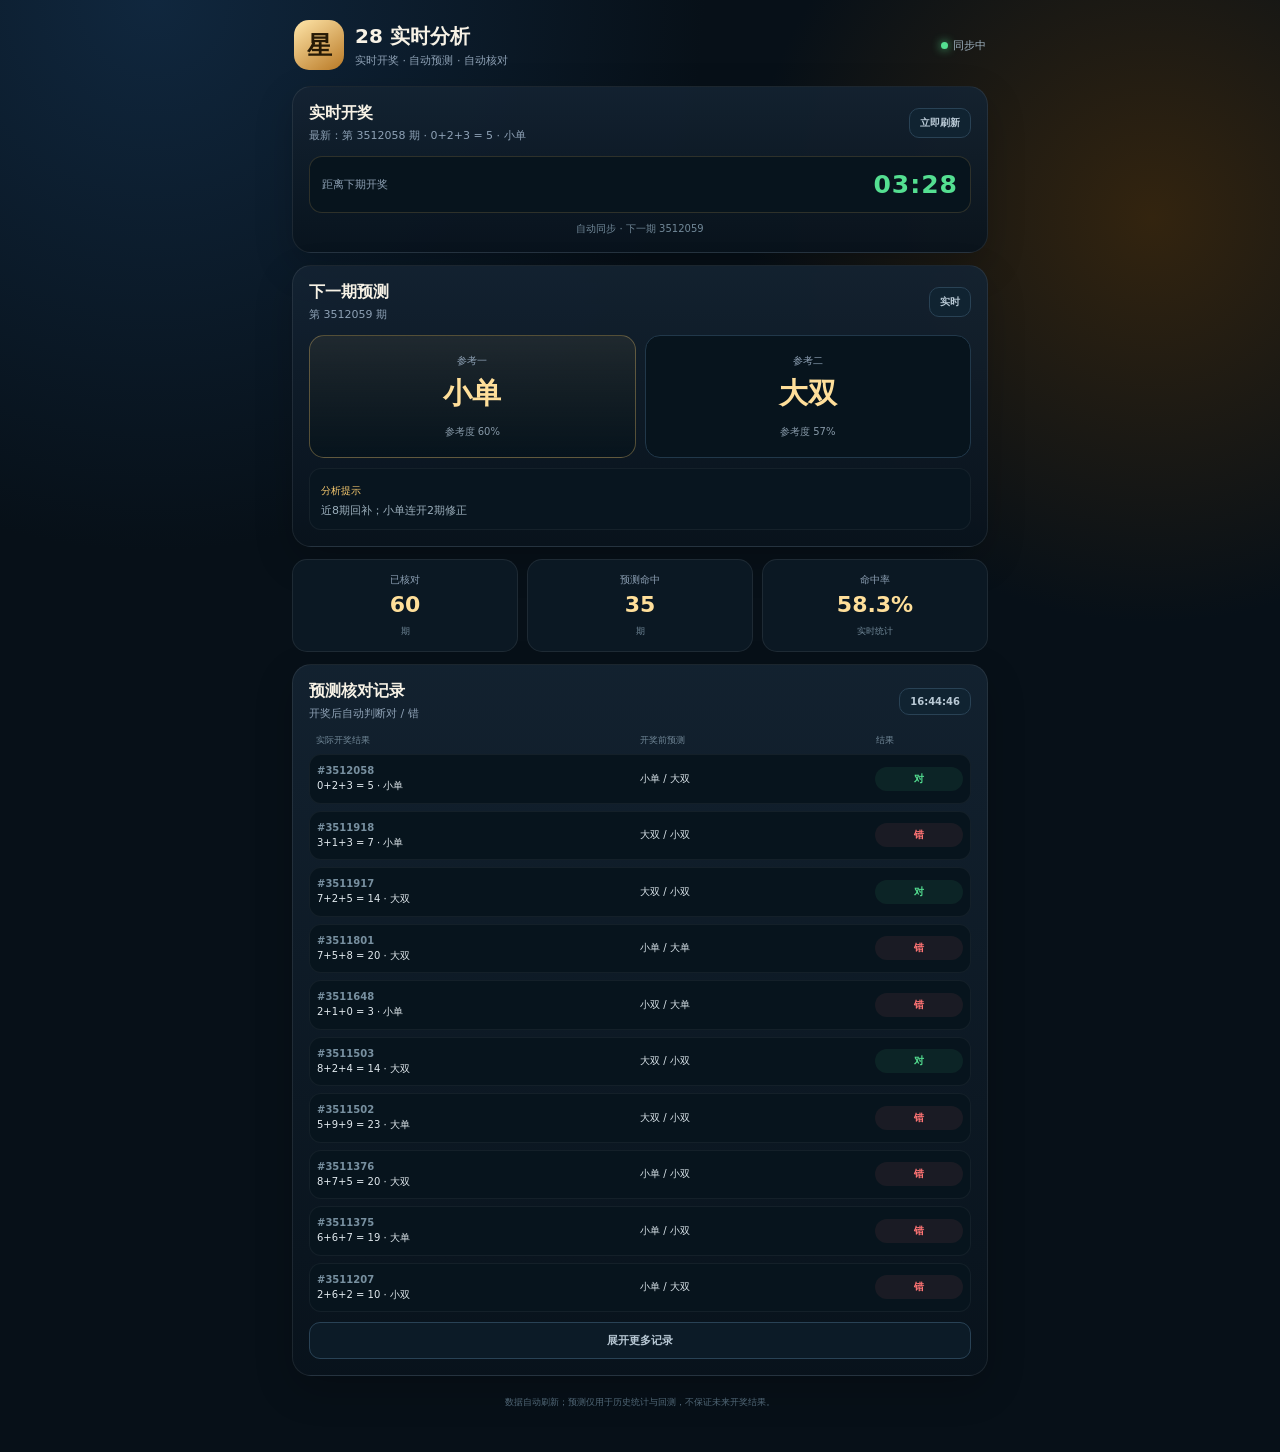
<file: index.html>
<!DOCTYPE html>
<html lang="zh-CN">
<head>
<meta charset="UTF-8">
<meta name="viewport" content="width=device-width,initial-scale=1,viewport-fit=cover">
<meta name="theme-color" content="#081018">
<meta name="apple-mobile-web-app-capable" content="yes">
<meta http-equiv="Cache-Control" content="no-cache, no-store, must-revalidate">
<title>星哥 · 28实时分析</title>
<link rel="stylesheet" href="style.css?v=202608152135">
</head>
<body>
<main class="app">
<header class="topbar">
  <div class="brand"><div class="logo">星</div><div><h1>28 实时分析</h1><p>实时开奖 · 自动预测 · 自动核对</p></div></div>
  <div class="online"><i></i><span id="onlineText">连接中</span></div>
</header>
<section class="card countdown-card">
  <div class="title-row"><div><h2>实时开奖</h2><p id="issueText">正在获取最新开奖</p></div><button id="syncBtn" class="mini">立即刷新</button></div>
  <div class="countdown"><span>距离下期开奖</span><strong id="countdown">--:--</strong></div>
  <div id="syncHint" class="hint">正在连接实时数据</div>
</section>
<section class="card">
  <div class="title-row"><div><h2>下一期预测</h2><p id="nextIssueText">等待分析</p></div><span class="state">实时</span></div>
  <div class="predictions">
    <div class="prediction main-pick"><small>参考一</small><strong id="pick1">--</strong><span id="score1">参考度 --</span></div>
    <div class="prediction"><small>参考二</small><strong id="pick2">--</strong><span id="score2">参考度 --</span></div>
  </div>
  <div class="reason"><span>分析提示</span><p id="reason">等待开奖历史。</p></div>
</section>
<section class="stats-grid">
  <div class="stat-card"><span>已核对</span><strong id="settledCount">0</strong><small>期</small></div>
  <div class="stat-card"><span>预测命中</span><strong id="hitCount">0</strong><small>期</small></div>
  <div class="stat-card"><span>命中率</span><strong id="hitRate">--</strong><small>实时统计</small></div>
</section>
<section class="card history-card">
  <div class="title-row"><div><h2>预测核对记录</h2><p>开奖后自动判断对 / 错</p></div><span id="lastSync" class="mini">未同步</span></div>
  <div class="history-head"><span>实际开奖结果</span><span>开奖前预测</span><span>结果</span></div>
  <div id="historyList" class="history-list"><div class="empty">暂无核对记录</div></div>
  <button id="moreBtn" class="more-btn" hidden>展开更多记录</button>
</section>
<footer>数据自动刷新；预测仅用于历史统计与回测，不保证未来开奖结果。</footer>
</main>
<script src="app.js?v=202608152135"></script>
</body>
</html>
</file>
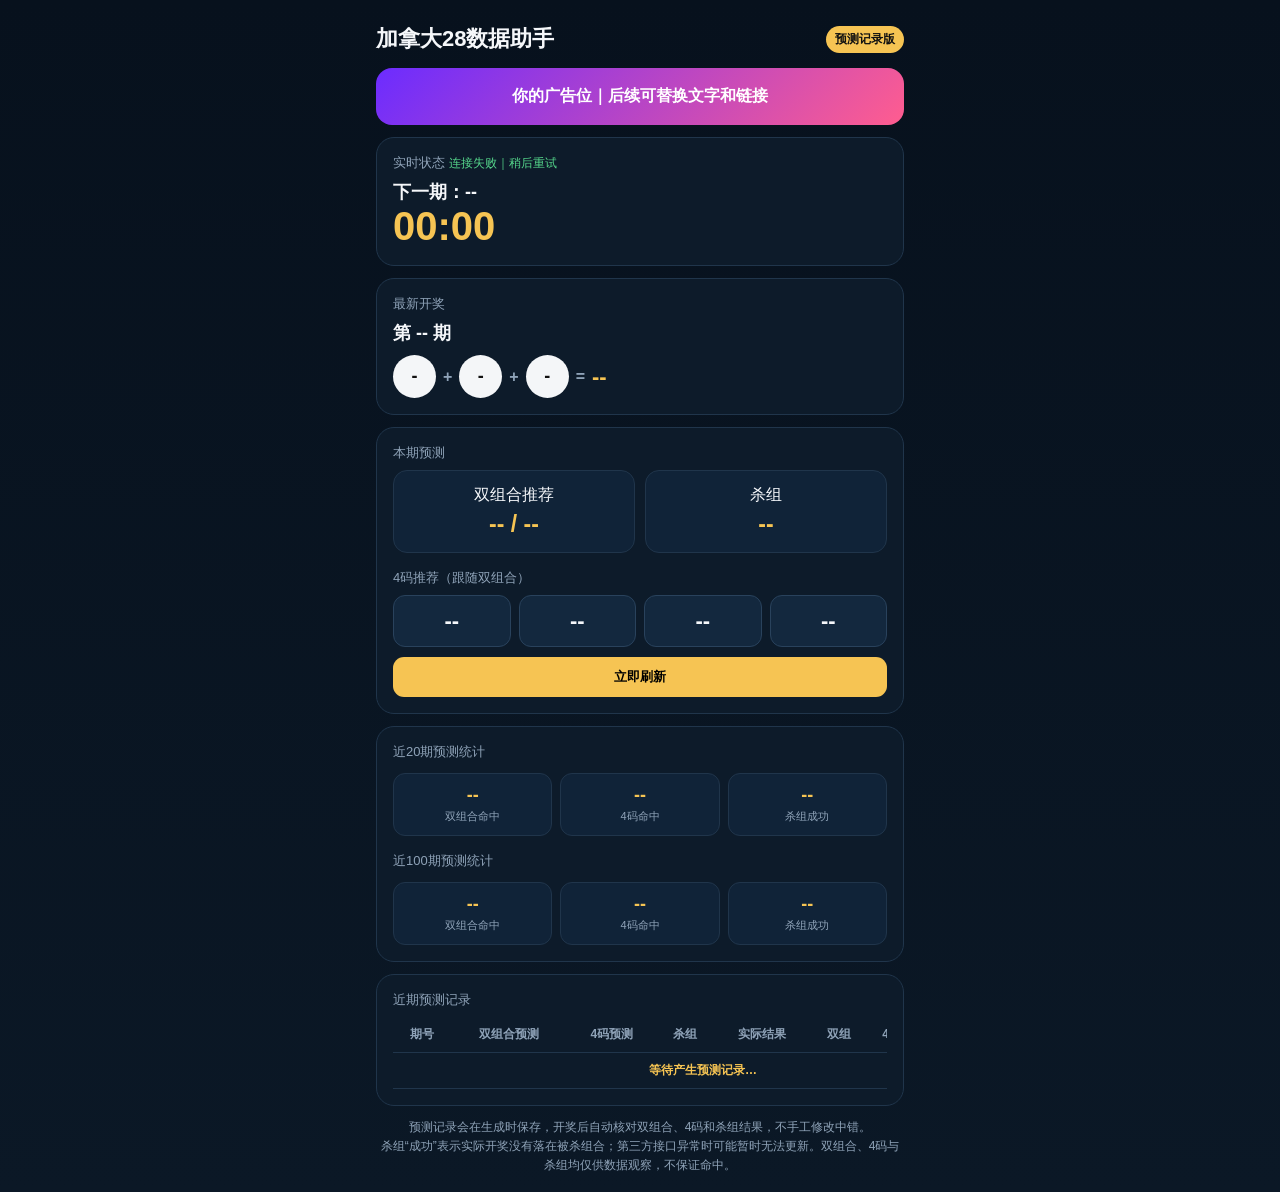
<file: index.html .html>
<!doctype html>
<html lang="zh-CN">
<head>
<meta charset="utf-8">
<meta name="viewport" content="width=device-width,initial-scale=1,viewport-fit=cover">
<title>加拿大28数据助手</title>
<style>
:root{--bg:#07111d;--card:#0d1b2a;--line:#20354b;--gold:#f6c453;--text:#f5f7fa;--muted:#8fa3b8;--green:#55d68b;--red:#ff7272}
*{box-sizing:border-box}
body{margin:0;background:linear-gradient(#07111d,#0b1826);color:var(--text);font-family:-apple-system,BlinkMacSystemFont,"PingFang SC","Microsoft YaHei",sans-serif}
main{max-width:560px;margin:auto;padding:16px}
.head{display:flex;justify-content:space-between;align-items:center;margin:8px 0 14px}
.head b{font-size:22px}
.tag{font-size:12px;background:var(--gold);color:#111;padding:5px 9px;border-radius:20px;font-weight:800}
.ad{display:block;background:linear-gradient(135deg,#6c2cff,#ff5d8f);padding:18px;border-radius:16px;text-align:center;font-weight:800;margin-bottom:12px;color:white;text-decoration:none}
.card{background:var(--card);border:1px solid var(--line);border-radius:18px;padding:16px;margin-bottom:12px}
.label{font-size:13px;color:var(--muted);margin-bottom:8px}
#clock{font-size:40px;color:var(--gold);font-weight:900}
.issue{font-weight:800;font-size:18px}
.balls{display:flex;align-items:center;gap:7px;flex-wrap:wrap;margin-top:10px}
.ball{width:43px;height:43px;background:#f4f6f8;color:#111;border-radius:50%;display:grid;place-items:center;font-weight:900;font-size:18px}
.op{color:var(--muted);font-weight:900}
.sum{color:var(--gold);font-size:22px;font-weight:900}
.grid{display:grid;grid-template-columns:1fr 1fr;gap:10px}
.pick{background:#102338;border:1px solid var(--line);border-radius:14px;text-align:center;padding:14px}
.pick strong{display:block;color:var(--gold);font-size:23px;margin-top:5px}
.nums{display:grid;grid-template-columns:repeat(4,1fr);gap:8px}
.num{background:#13283e;border:1px solid #29425c;border-radius:12px;text-align:center;padding:12px 2px;font-size:22px;font-weight:900}
.stats{display:grid;grid-template-columns:repeat(3,1fr);gap:8px;margin-top:12px}
.stat{background:#102338;border:1px solid var(--line);border-radius:12px;text-align:center;padding:11px 5px}
.stat b{display:block;font-size:18px;color:var(--gold)}
.stat small{color:var(--muted);font-size:11px}
.tablewrap{overflow-x:auto}
table{width:100%;border-collapse:collapse;font-size:12px;min-width:620px}
th,td{text-align:center;padding:9px 5px;border-bottom:1px solid var(--line);white-space:nowrap}
th{color:var(--muted)}
.hit{color:var(--green);font-weight:900}
.miss{color:var(--red);font-weight:900}
.status{font-size:12px;color:var(--green)}
.warn{font-size:12px;color:var(--muted);line-height:1.6;text-align:center}
.btn{width:100%;padding:11px;border:0;border-radius:11px;background:var(--gold);font-weight:900;margin-top:10px}
.pending{color:var(--gold);font-weight:800}
</style>
</head>
<body>
<main>
<div class="head"><b>加拿大28数据助手</b><span class="tag">预测记录版</span></div>

<a class="ad" id="topAd" href="#" onclick="return false">你的广告位｜后续可替换文字和链接</a>

<section class="card">
  <div class="label">实时状态 <span class="status" id="status">正在连接数据源…</span></div>
  <div class="issue" id="nextIssue">下一期：--</div>
  <div id="clock">--:--</div>
</section>

<section class="card">
  <div class="label">最新开奖</div>
  <div class="issue" id="lastIssue">第 -- 期</div>
  <div class="balls">
    <span class="ball" id="a">-</span><span class="op">+</span>
    <span class="ball" id="b">-</span><span class="op">+</span>
    <span class="ball" id="c">-</span><span class="op">=</span>
    <span class="sum" id="sum">--</span>
  </div>
</section>

<section class="card">
  <div class="label">本期预测</div>
  <div class="grid">
    <div class="pick">双组合推荐<strong id="sz">-- / --</strong></div>
    <div class="pick">杀组<strong id="kill">--</strong></div>
  </div>

  <div class="label" style="margin-top:16px">4码推荐（跟随双组合）</div>
  <div class="nums" id="nums">
    <div class="num">--</div><div class="num">--</div><div class="num">--</div><div class="num">--</div>
  </div>

  <button class="btn" onclick="loadAll()">立即刷新</button>
</section>


<section class="card">
  <div class="label">近20期预测统计</div>
  <div class="stats">
    <div class="stat"><b id="comboRate20">--</b><small>双组合命中</small></div>
    <div class="stat"><b id="numRate20">--</b><small>4码命中</small></div>
    <div class="stat"><b id="killRate20">--</b><small>杀组成功</small></div>
  </div>

  <div class="label" style="margin-top:16px">近100期预测统计</div>
  <div class="stats">
    <div class="stat"><b id="comboRate100">--</b><small>双组合命中</small></div>
    <div class="stat"><b id="numRate100">--</b><small>4码命中</small></div>
    <div class="stat"><b id="killRate100">--</b><small>杀组成功</small></div>
  </div>
</section>

<section class="card">
  <div class="label">近期预测记录</div>
  <div class="tablewrap">
    <table>
      <thead>
        <tr>
          <th>期号</th>
          <th>双组合预测</th>
          <th>4码预测</th>
          <th>杀组</th>
          <th>实际结果</th>
          <th>双组</th>
          <th>4码</th>
          <th>杀组结果</th>
        </tr>
      </thead>
      <tbody id="records">
        <tr><td colspan="8" class="pending">等待产生预测记录…</td></tr>
      </tbody>
    </table>
  </div>
</section>

<div class="warn">
  预测记录会在生成时保存，开奖后自动核对双组合、4码和杀组结果，不手工修改中错。<br>
  杀组“成功”表示实际开奖没有落在被杀组合；第三方接口异常时可能暂时无法更新。双组合、4码与杀组均仅供数据观察，不保证命中。
</div>
</main>

<script>
const BASE='https://pc28.help';
const STORE='jnd28_prediction_records_v3';
const PENDING='jnd28_pending_prediction_v3';

let remain=0;
let loading=false;
const $=id=>document.getElementById(id);

function parseClock(s){
  if(!s)return 0;
  let p=String(s).split(':').map(Number);
  return p.length===3 ? p[0]*3600+p[1]*60+p[2] : p[0]*60+p[1];
}
function fmt(s){
  s=Math.max(0,Number(s)||0);
  return String(Math.floor(s/60)).padStart(2,'0')+':'+String(Math.floor(s%60)).padStart(2,'0');
}
function abc(nbrs){
  const x=String(nbrs||'').split(',').map(Number);
  if(x.length<20)return null;
  const one=[1,4,7,10,13,16].reduce((s,i)=>s+(x[i]||0),0)%10;
  const two=[2,5,8,11,14,17].reduce((s,i)=>s+(x[i]||0),0)%10;
  const three=[3,6,9,12,15,18].reduce((s,i)=>s+(x[i]||0),0)%10;
  return [one,two,three];
}
async function j(path){
  const r=await fetch(BASE+path,{cache:'no-store'});
  if(!r.ok)throw Error('HTTP '+r.status);
  return r.json();
}
function fourNumsByCombos(history, combos){
  const allowed = new Set(combos || []);
  const candidates = [];

  for(let n=0;n<=27;n++){
    if(allowed.has(classify(n))) candidates.push(n);
  }

  // 只在双组合对应的和值里评分：
  // 近期出现较少 + 遗漏较长的和值优先。
  const count = Array(28).fill(0);
  const lastSeen = Array(28).fill(999);

  (history||[]).forEach((r,i)=>{
    const n = Number(r.number);
    if(n>=0 && n<=27){
      count[n]++;
      if(lastSeen[n]===999) lastSeen[n]=i;
    }
  });

  return candidates
    .map(n=>({
      n,
      score:(30-count[n]*2) + Math.min(lastSeen[n],20)*0.7
    }))
    .sort((a,b)=>b.score-a.score || a.n-b.n)
    .slice(0,4)
    .map(x=>x.n)
    .sort((a,b)=>a-b);
}


function getRecords(){
  try{return JSON.parse(localStorage.getItem(STORE)||'[]')}catch(e){return []}
}
function saveRecords(rows){
  localStorage.setItem(STORE,JSON.stringify(rows.slice(0,100)));
}
function getPending(){
  try{return JSON.parse(localStorage.getItem(PENDING)||'null')}catch(e){return null}
}
function savePending(p){
  localStorage.setItem(PENDING,JSON.stringify(p));
}
function clearPending(){
  localStorage.removeItem(PENDING);
}
function classify(sum){
  const size=sum<=13?'小':'大';
  const parity=sum%2===0?'双':'单';
  return size+parity;
}
function normalizeComboText(v){
  if(!v)return [];
  const s=String(v).replace(/\s+/g,'');
  const all=['大单','大双','小单','小双'];
  return all.filter(x=>s.includes(x));
}
function uniqueCombos(a,b){
  const arr=[...normalizeComboText(a),...normalizeComboText(b)];
  return [...new Set(arr)].slice(0,2);
}
function buildComboPair(primary, killGroup, history){
  const all=['大单','大双','小单','小双'];
  const first=normalizeComboText(primary)[0] || all[0];

  // 第二组合采用透明的近期频率算法：优先选近期出现较少、且不与主组合重复的组合。
  const counts=Object.fromEntries(all.map(x=>[x,0]));
  (history||[]).forEach(r=>{
    const c=r.combination || r.actualCombo;
    if(counts[c]!==undefined) counts[c]++;
  });

  let candidates=all.filter(x=>x!==first);
  // 优先避开当前杀组，避免页面逻辑互相冲突；若无候选则恢复全部。
  if(killGroup) {
    const filtered=candidates.filter(x=>x!==killGroup);
    if(filtered.length) candidates=filtered;
  }
  candidates.sort((a,b)=>counts[a]-counts[b]);
  return [first,candidates[0] || all.find(x=>x!==first)];
}
function settleIfNeeded(latestIssue, actualSum){
  const p=getPending();
  if(!p)return;

  const latestNum=Number(latestIssue), predNum=Number(p.issue);
  if(!Number.isFinite(latestNum)||!Number.isFinite(predNum))return;

  if(latestNum < predNum)return;

  if(latestNum === predNum){
    const actualCombo=classify(actualSum);
    const comboHit=(p.combos||[]).includes(actualCombo);
    const numHit=(p.nums||[]).includes(Number(actualSum));
    const killSuccess=p.kill ? actualCombo!==p.kill : null;

    const rows=getRecords();
    if(!rows.some(r=>String(r.issue)===String(p.issue))){
      rows.unshift({
        issue:String(p.issue),
        combos:p.combos||[],
        nums:p.nums||[],
        actualSum:Number(actualSum),
        actualCombo,
        comboHit,
        numHit,
        kill:p.kill || null,
        killSuccess,
        settled:true,
        ts:Date.now()
      });
      saveRecords(rows);
    }
    clearPending();
  } else if(latestNum > predNum){
    // 若页面长时间没打开错过了对应开奖，不伪造核对结果，记为未核对。
    const rows=getRecords();
    if(!rows.some(r=>String(r.issue)===String(p.issue))){
      rows.unshift({
        issue:String(p.issue),
        combos:p.combos||[],
        nums:p.nums||[],
        actualSum:null,
        actualCombo:'未核对',
        comboHit:null,
        numHit:null,
        kill:p.kill || null,
        killSuccess:null,
        settled:false,
        ts:Date.now()
      });
      saveRecords(rows);
    }
    clearPending();
  }
}
function createPending(nextIssue, combos, nums, kill){
  const old=getPending();
  if(old && String(old.issue)===String(nextIssue))return;
  savePending({
    issue:String(nextIssue),
    combos:[...(combos||[])],
    nums:[...(nums||[])],
    kill:kill || null,
    createdAt:Date.now()
  });
}
function renderRecords(){
  const rows=getRecords().slice(0,10);
  const pending=getPending();
  let html='';

  if(pending){
    html += `<tr>
      <td>${pending.issue}</td>
      <td>${(pending.combos||[]).join(' / ')||'--'}</td>
      <td>${(pending.nums||[]).map(n=>String(n).padStart(2,'0')).join(' ')||'--'}</td>
      <td>${pending.kill||'--'}</td>
      <td class="pending">待开奖</td>
      <td class="pending">待核对</td>
      <td class="pending">待核对</td>
      <td class="pending">待核对</td>
    </tr>`;
  }

  html += rows.map(r=>{
    const actual=r.actualSum===null?'未核对':`${r.actualCombo} / ${r.actualSum}`;
    const c=r.comboHit===null?'--':(r.comboHit?'中':'错');
    const n=r.numHit===null?'--':(r.numHit?'中':'错');
    return `<tr>
      <td>${r.issue}</td>
      <td>${(r.combos||[]).join(' / ')||'--'}</td>
      <td>${(r.nums||[]).map(x=>String(x).padStart(2,'0')).join(' ')||'--'}</td>
      <td>${r.kill||'--'}</td>
      <td>${actual}</td>
      <td class="${r.comboHit===null?'':(r.comboHit?'hit':'miss')}">${c}</td>
      <td class="${r.numHit===null?'':(r.numHit?'hit':'miss')}">${n}</td>
      <td class="${r.killSuccess===null?'':(r.killSuccess?'hit':'miss')}">${r.killSuccess===null?'--':(r.killSuccess?'成功':'失败')}</td>
    </tr>`;
  }).join('');

  $('records').innerHTML=html || `<tr><td colspan="8" class="pending">等待产生预测记录…</td></tr>`;

  function fillStats(limit,suffix){
    const block=rows.slice(0,limit);
    const settled=block.filter(r=>r.comboHit!==null);
    const comboHits=settled.filter(r=>r.comboHit).length;
    const numHits=settled.filter(r=>r.numHit).length;

    const killSettled=block.filter(r=>r.killSuccess!==null);
    const killWins=killSettled.filter(r=>r.killSuccess).length;

    $('comboRate'+suffix).textContent=settled.length?`${comboHits}/${settled.length}`:'--';
    $('numRate'+suffix).textContent=settled.length?`${numHits}/${settled.length}`:'--';
    $('killRate'+suffix).textContent=killSettled.length?`${killWins}/${killSettled.length}`:'--';
  }

  fillStats(20,'20');
  fillStats(100,'100');
}

async function loadAll(){
  if(loading)return;
  loading=true;
  try{
    $('status').textContent='连接中…';
    const [keno,kj,sz,sha]=await Promise.all([
      j('/api/keno.json?nbr=10'),
      j('/api/kj.json?nbr=30'),
      j('/api/sz.json?nbr=1'),
      j('/api/sha.json?nbr=1')
    ]);

    if(keno.message!=='success'||kj.message!=='success')throw Error('bad response');

    remain=parseClock(keno.countdown||kj.countdown);

    const latest=keno.data&&keno.data[0];
    if(!latest)throw Error('no latest draw');

    const arr=abc(latest.nbrs);
    let actualSum=null;
    if(arr){
      $('a').textContent=arr[0];
      $('b').textContent=arr[1];
      $('c').textContent=arr[2];
      actualSum=arr.reduce((x,y)=>x+y,0);
      $('sum').textContent=actualSum;
    }else{
      const kjLatest=(kj.data||[])[0];
      actualSum=kjLatest?Number(kjLatest.number):null;
    }

    $('lastIssue').textContent='第 '+latest.nbr+' 期';
    const nextIssue=String(Number(latest.nbr)+1);
    $('nextIssue').textContent='下一期：'+nextIssue;

    if(actualSum!==null && Number.isFinite(Number(actualSum))){
      settleIfNeeded(String(latest.nbr),Number(actualSum));
    }

    const sp=sz.data&&sz.data[0]?sz.data[0].predict:'--';
    const kill=sha.data&&sha.data[0]?sha.data[0].predict:'--';
    const killGroup=normalizeComboText(kill)[0] || null;
    const combos=buildComboPair(sp,killGroup,kj.data||[]);
    $('sz').textContent=combos.join(' / ');
    $('kill').textContent=killGroup||'--';

    const ns=fourNumsByCombos(kj.data||[],combos);
    $('nums').innerHTML=ns.map(n=>'<div class="num">'+String(n).padStart(2,'0')+'</div>').join('');

    createPending(nextIssue,combos,ns,killGroup);
    renderRecords();
    $('status').textContent='实时数据已连接';
  }catch(e){
    console.warn(e);
    $('status').textContent='连接失败｜稍后重试';
    renderRecords();
  }finally{
    loading=false;
  }
}

setInterval(()=>{
  if(remain>0)remain--;
  $('clock').textContent=fmt(remain);
  if(remain===0)loadAll();
},1000);

setInterval(loadAll,15000);
renderRecords();
loadAll();
</script>
</body>
</html>
</file>
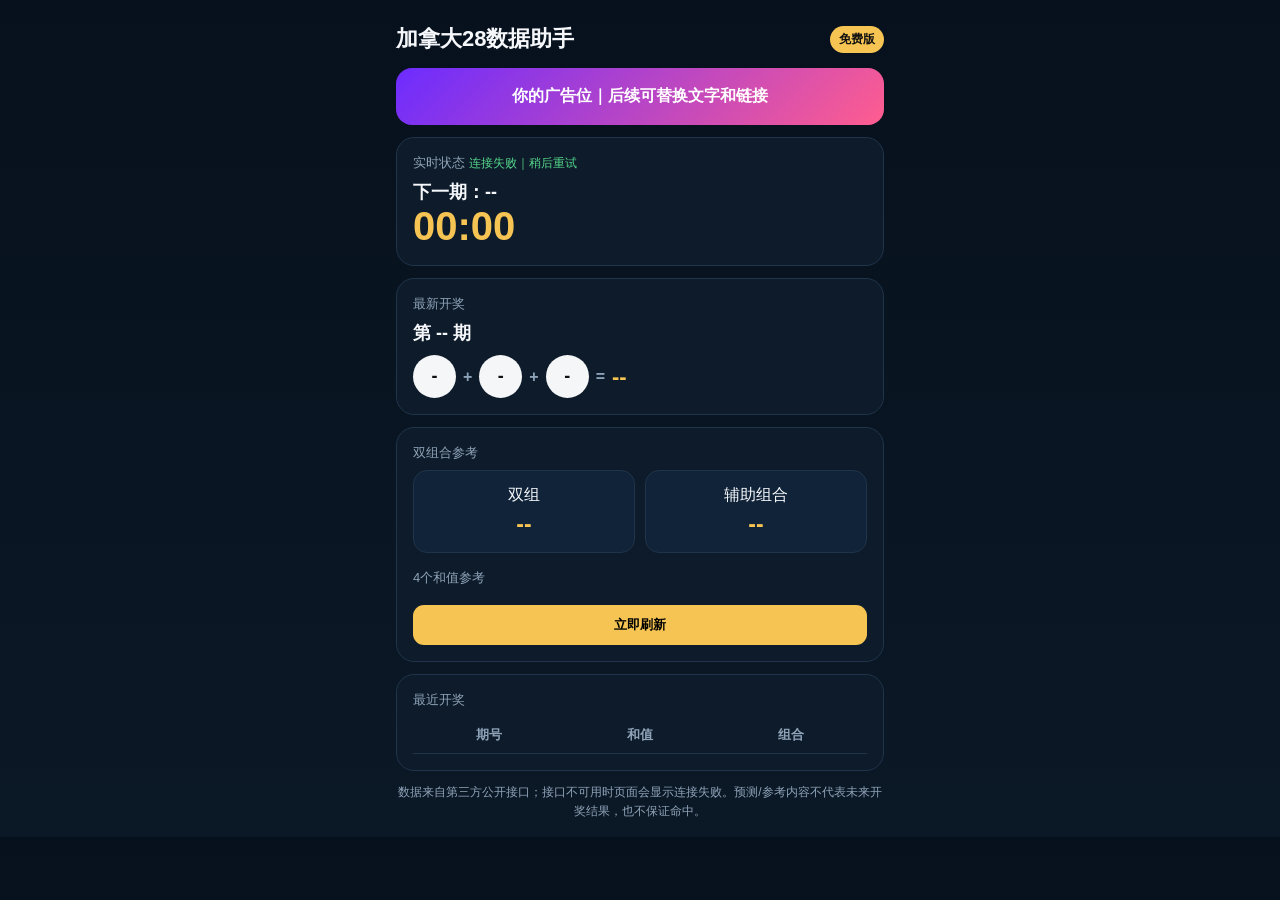
<file: jnd28_pc28help_live.html>
<!doctype html>
<html lang="zh-CN">
<head>
<meta charset="utf-8"><meta name="viewport" content="width=device-width,initial-scale=1,viewport-fit=cover">
<title>加拿大28数据助手</title>
<style>
:root{--bg:#07111d;--card:#0d1b2a;--line:#20354b;--gold:#f6c453;--text:#f5f7fa;--muted:#8fa3b8;--green:#55d68b}
*{box-sizing:border-box}body{margin:0;background:linear-gradient(#07111d,#0b1826);color:var(--text);font-family:-apple-system,BlinkMacSystemFont,"PingFang SC","Microsoft YaHei",sans-serif}
main{max-width:520px;margin:auto;padding:16px}.head{display:flex;justify-content:space-between;align-items:center;margin:8px 0 14px}.head b{font-size:22px}.tag{font-size:12px;background:var(--gold);color:#111;padding:5px 9px;border-radius:20px;font-weight:800}
.ad{display:block;background:linear-gradient(135deg,#6c2cff,#ff5d8f);padding:18px;border-radius:16px;text-align:center;font-weight:800;margin-bottom:12px;color:white;text-decoration:none}
.card{background:var(--card);border:1px solid var(--line);border-radius:18px;padding:16px;margin-bottom:12px}.label{font-size:13px;color:var(--muted);margin-bottom:8px}
#clock{font-size:40px;color:var(--gold);font-weight:900}.issue{font-weight:800;font-size:18px}.balls{display:flex;align-items:center;gap:7px;flex-wrap:wrap;margin-top:10px}.ball{width:43px;height:43px;background:#f4f6f8;color:#111;border-radius:50%;display:grid;place-items:center;font-weight:900;font-size:18px}.op{color:var(--muted);font-weight:900}.sum{color:var(--gold);font-size:22px;font-weight:900}
.grid{display:grid;grid-template-columns:1fr 1fr;gap:10px}.pick{background:#102338;border:1px solid var(--line);border-radius:14px;text-align:center;padding:14px}.pick strong{display:block;color:var(--gold);font-size:23px;margin-top:5px}
.nums{display:grid;grid-template-columns:repeat(4,1fr);gap:8px}.num{background:#13283e;border:1px solid #29425c;border-radius:12px;text-align:center;padding:12px 2px;font-size:22px;font-weight:900}
table{width:100%;border-collapse:collapse;font-size:13px}th,td{text-align:center;padding:9px 4px;border-bottom:1px solid var(--line)}th{color:var(--muted)}
.status{font-size:12px;color:var(--green)}.warn{font-size:12px;color:var(--muted);line-height:1.6;text-align:center}.btn{width:100%;padding:11px;border:0;border-radius:11px;background:var(--gold);font-weight:900;margin-top:10px}
</style>
</head>
<body><main>
<div class="head"><b>加拿大28数据助手</b><span class="tag">免费版</span></div>
<a class="ad" href="#" onclick="return false">你的广告位｜后续可替换文字和链接</a>

<section class="card"><div class="label">实时状态 <span class="status" id="status">正在连接数据源…</span></div>
<div class="issue" id="nextIssue">下一期：--</div><div id="clock">--:--</div></section>

<section class="card"><div class="label">最新开奖</div><div class="issue" id="lastIssue">第 -- 期</div>
<div class="balls"><span class="ball" id="a">-</span><span class="op">+</span><span class="ball" id="b">-</span><span class="op">+</span><span class="ball" id="c">-</span><span class="op">=</span><span class="sum" id="sum">--</span></div></section>

<section class="card"><div class="label">双组合参考</div><div class="grid">
<div class="pick">双组<strong id="sz">--</strong></div><div class="pick">辅助组合<strong id="aux">--</strong></div></div>
<div class="label" style="margin-top:16px">4个和值参考</div><div class="nums" id="nums"></div>
<button class="btn" onclick="loadAll()">立即刷新</button></section>

<section class="card"><div class="label">最近开奖</div><table><thead><tr><th>期号</th><th>和值</th><th>组合</th></tr></thead><tbody id="history"></tbody></table></section>

<div class="warn">数据来自第三方公开接口；接口不可用时页面会显示连接失败。预测/参考内容不代表未来开奖结果，也不保证命中。</div>
</main>
<script>
const BASE='https://pc28.help';
let remain=0, lastKeno=null;
const $=id=>document.getElementById(id);
function parseClock(s){if(!s)return 0;let p=s.split(':').map(Number);return p.length===3?p[0]*3600+p[1]*60+p[2]:p[0]*60+p[1]}
function fmt(s){s=Math.max(0,s|0);return String(Math.floor(s/60)).padStart(2,'0')+':'+String(s%60).padStart(2,'0')}
function abc(nbrs){
 const x=String(nbrs||'').split(',').map(Number);
 if(x.length<20)return null;
 const one=[1,4,7,10,13,16].reduce((s,i)=>s+x[i],0)%10;
 const two=[2,5,8,11,14,17].reduce((s,i)=>s+x[i],0)%10;
 const three=[3,6,9,12,15,18].reduce((s,i)=>s+x[i],0)%10;
 return [one,two,three];
}
async function j(path){let r=await fetch(BASE+path,{cache:'no-store'});if(!r.ok)throw Error(r.status);return r.json()}
function fourNums(history){
 let count=Array(28).fill(0), last=Array(28).fill(999);
 history.forEach((r,i)=>{let n=Number(r.number);if(n>=0&&n<=27){count[n]++;last[n]=Math.min(last[n],i)}});
 return [...Array(28).keys()].sort((x,y)=>(count[x]-count[y])||(last[y]-last[x])).slice(0,4).sort((a,b)=>a-b);
}
async function loadAll(){
 try{
  $('status').textContent='连接中…';
  const [keno,kj,sz,sha]=await Promise.all([
   j('/api/keno.json?nbr=10'),j('/api/kj.json?nbr=30'),j('/api/sz.json?nbr=1'),j('/api/sha.json?nbr=1')
  ]);
  if(keno.message!=='success'||kj.message!=='success')throw Error('bad response');
  remain=parseClock(keno.countdown||kj.countdown);
  const latest=keno.data[0], arr=abc(latest.nbrs);
  if(arr){
   $('a').textContent=arr[0];$('b').textContent=arr[1];$('c').textContent=arr[2];
   $('sum').textContent=arr.reduce((a,b)=>a+b,0);
  }
  $('lastIssue').textContent='第 '+latest.nbr+' 期';
  $('nextIssue').textContent='下一期：'+(Number(latest.nbr)+1);
  const sp=sz.data&&sz.data[0]?sz.data[0].predict:'--';
  const ap=sha.data&&sha.data[0]?sha.data[0].predict:'--';
  $('sz').textContent=sp;$('aux').textContent=ap===sp?'--':ap;
  const ns=fourNums(kj.data||[]);
  $('nums').innerHTML=ns.map(n=>'<div class="num">'+String(n).padStart(2,'0')+'</div>').join('');
  $('history').innerHTML=(kj.data||[]).slice(0,10).map(r=>'<tr><td>'+r.nbr+'</td><td>'+r.number+'</td><td>'+r.combination+'</td></tr>').join('');
  $('status').textContent='实时数据已连接';
 }catch(e){
  console.warn(e);$('status').textContent='连接失败｜稍后重试';
 }
}
setInterval(()=>{if(remain>0)remain--;$('clock').textContent=fmt(remain);if(remain===0)loadAll()},1000);
setInterval(loadAll,15000);loadAll();
</script></body></html>
</file>
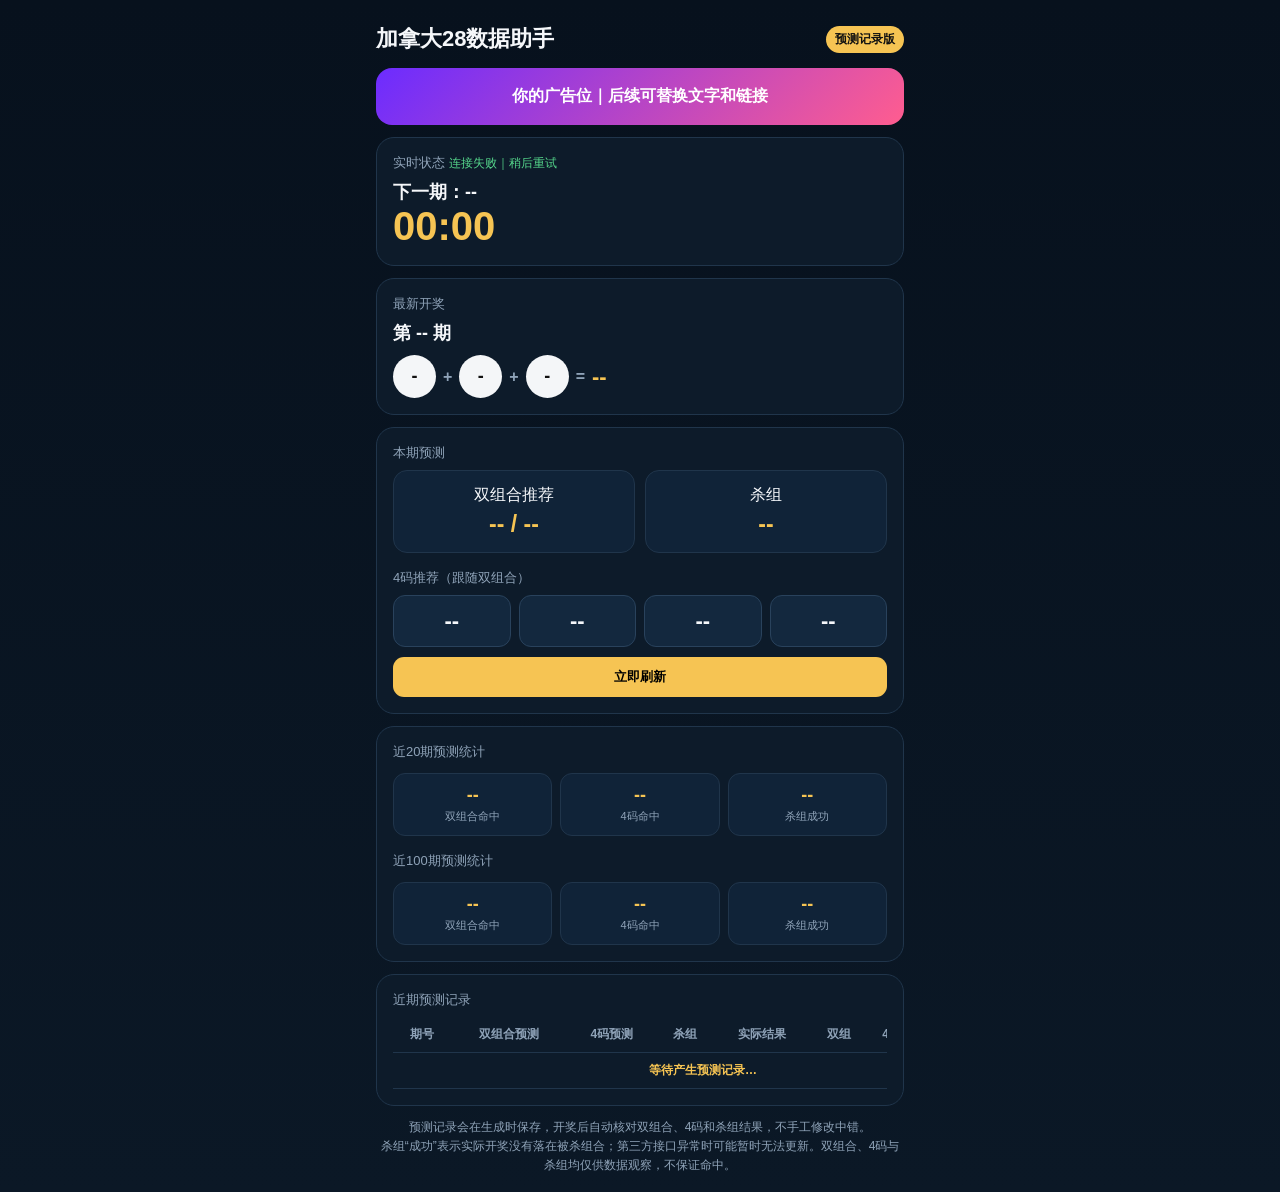
<file: 索引.html>
<!doctype html>
<html lang="zh-CN">
<head>
<meta charset="utf-8">
<meta name="viewport" content="width=device-width,initial-scale=1,viewport-fit=cover">
<title>加拿大28数据助手</title>
<style>
:root{--bg:#07111d;--card:#0d1b2a;--line:#20354b;--gold:#f6c453;--text:#f5f7fa;--muted:#8fa3b8;--green:#55d68b;--red:#ff7272}
*{box-sizing:border-box}
body{margin:0;background:linear-gradient(#07111d,#0b1826);color:var(--text);font-family:-apple-system,BlinkMacSystemFont,"PingFang SC","Microsoft YaHei",sans-serif}
main{max-width:560px;margin:auto;padding:16px}
.head{display:flex;justify-content:space-between;align-items:center;margin:8px 0 14px}
.head b{font-size:22px}
.tag{font-size:12px;background:var(--gold);color:#111;padding:5px 9px;border-radius:20px;font-weight:800}
.ad{display:block;background:linear-gradient(135deg,#6c2cff,#ff5d8f);padding:18px;border-radius:16px;text-align:center;font-weight:800;margin-bottom:12px;color:white;text-decoration:none}
.card{background:var(--card);border:1px solid var(--line);border-radius:18px;padding:16px;margin-bottom:12px}
.label{font-size:13px;color:var(--muted);margin-bottom:8px}
#clock{font-size:40px;color:var(--gold);font-weight:900}
.issue{font-weight:800;font-size:18px}
.balls{display:flex;align-items:center;gap:7px;flex-wrap:wrap;margin-top:10px}
.ball{width:43px;height:43px;background:#f4f6f8;color:#111;border-radius:50%;display:grid;place-items:center;font-weight:900;font-size:18px}
.op{color:var(--muted);font-weight:900}
.sum{color:var(--gold);font-size:22px;font-weight:900}
.grid{display:grid;grid-template-columns:1fr 1fr;gap:10px}
.pick{background:#102338;border:1px solid var(--line);border-radius:14px;text-align:center;padding:14px}
.pick strong{display:block;color:var(--gold);font-size:23px;margin-top:5px}
.nums{display:grid;grid-template-columns:repeat(4,1fr);gap:8px}
.num{background:#13283e;border:1px solid #29425c;border-radius:12px;text-align:center;padding:12px 2px;font-size:22px;font-weight:900}
.stats{display:grid;grid-template-columns:repeat(3,1fr);gap:8px;margin-top:12px}
.stat{background:#102338;border:1px solid var(--line);border-radius:12px;text-align:center;padding:11px 5px}
.stat b{display:block;font-size:18px;color:var(--gold)}
.stat small{color:var(--muted);font-size:11px}
.tablewrap{overflow-x:auto}
table{width:100%;border-collapse:collapse;font-size:12px;min-width:620px}
th,td{text-align:center;padding:9px 5px;border-bottom:1px solid var(--line);white-space:nowrap}
th{color:var(--muted)}
.hit{color:var(--green);font-weight:900}
.miss{color:var(--red);font-weight:900}
.status{font-size:12px;color:var(--green)}
.warn{font-size:12px;color:var(--muted);line-height:1.6;text-align:center}
.btn{width:100%;padding:11px;border:0;border-radius:11px;background:var(--gold);font-weight:900;margin-top:10px}
.pending{color:var(--gold);font-weight:800}
</style>
</head>
<body>
<main>
<div class="head"><b>加拿大28数据助手</b><span class="tag">预测记录版</span></div>

<a class="ad" id="topAd" href="#" onclick="return false">你的广告位｜后续可替换文字和链接</a>

<section class="card">
  <div class="label">实时状态 <span class="status" id="status">正在连接数据源…</span></div>
  <div class="issue" id="nextIssue">下一期：--</div>
  <div id="clock">--:--</div>
</section>

<section class="card">
  <div class="label">最新开奖</div>
  <div class="issue" id="lastIssue">第 -- 期</div>
  <div class="balls">
    <span class="ball" id="a">-</span><span class="op">+</span>
    <span class="ball" id="b">-</span><span class="op">+</span>
    <span class="ball" id="c">-</span><span class="op">=</span>
    <span class="sum" id="sum">--</span>
  </div>
</section>

<section class="card">
  <div class="label">本期预测</div>
  <div class="grid">
    <div class="pick">双组合推荐<strong id="sz">-- / --</strong></div>
    <div class="pick">杀组<strong id="kill">--</strong></div>
  </div>

  <div class="label" style="margin-top:16px">4码推荐（跟随双组合）</div>
  <div class="nums" id="nums">
    <div class="num">--</div><div class="num">--</div><div class="num">--</div><div class="num">--</div>
  </div>

  <button class="btn" onclick="loadAll()">立即刷新</button>
</section>


<section class="card">
  <div class="label">近20期预测统计</div>
  <div class="stats">
    <div class="stat"><b id="comboRate20">--</b><small>双组合命中</small></div>
    <div class="stat"><b id="numRate20">--</b><small>4码命中</small></div>
    <div class="stat"><b id="killRate20">--</b><small>杀组成功</small></div>
  </div>

  <div class="label" style="margin-top:16px">近100期预测统计</div>
  <div class="stats">
    <div class="stat"><b id="comboRate100">--</b><small>双组合命中</small></div>
    <div class="stat"><b id="numRate100">--</b><small>4码命中</small></div>
    <div class="stat"><b id="killRate100">--</b><small>杀组成功</small></div>
  </div>
</section>

<section class="card">
  <div class="label">近期预测记录</div>
  <div class="tablewrap">
    <table>
      <thead>
        <tr>
          <th>期号</th>
          <th>双组合预测</th>
          <th>4码预测</th>
          <th>杀组</th>
          <th>实际结果</th>
          <th>双组</th>
          <th>4码</th>
          <th>杀组结果</th>
        </tr>
      </thead>
      <tbody id="records">
        <tr><td colspan="8" class="pending">等待产生预测记录…</td></tr>
      </tbody>
    </table>
  </div>
</section>

<div class="warn">
  预测记录会在生成时保存，开奖后自动核对双组合、4码和杀组结果，不手工修改中错。<br>
  杀组“成功”表示实际开奖没有落在被杀组合；第三方接口异常时可能暂时无法更新。双组合、4码与杀组均仅供数据观察，不保证命中。
</div>
</main>

<script>
const BASE='https://pc28.help';
const STORE='jnd28_prediction_records_v3';
const PENDING='jnd28_pending_prediction_v3';

let remain=0;
let loading=false;
const $=id=>document.getElementById(id);

function parseClock(s){
  if(!s)return 0;
  let p=String(s).split(':').map(Number);
  return p.length===3 ? p[0]*3600+p[1]*60+p[2] : p[0]*60+p[1];
}
function fmt(s){
  s=Math.max(0,Number(s)||0);
  return String(Math.floor(s/60)).padStart(2,'0')+':'+String(Math.floor(s%60)).padStart(2,'0');
}
function abc(nbrs){
  const x=String(nbrs||'').split(',').map(Number);
  if(x.length<20)return null;
  const one=[1,4,7,10,13,16].reduce((s,i)=>s+(x[i]||0),0)%10;
  const two=[2,5,8,11,14,17].reduce((s,i)=>s+(x[i]||0),0)%10;
  const three=[3,6,9,12,15,18].reduce((s,i)=>s+(x[i]||0),0)%10;
  return [one,two,three];
}
async function j(path){
  const r=await fetch(BASE+path,{cache:'no-store'});
  if(!r.ok)throw Error('HTTP '+r.status);
  return r.json();
}
function fourNumsByCombos(history, combos){
  const allowed = new Set(combos || []);
  const candidates = [];

  for(let n=0;n<=27;n++){
    if(allowed.has(classify(n))) candidates.push(n);
  }

  // 只在双组合对应的和值里评分：
  // 近期出现较少 + 遗漏较长的和值优先。
  const count = Array(28).fill(0);
  const lastSeen = Array(28).fill(999);

  (history||[]).forEach((r,i)=>{
    const n = Number(r.number);
    if(n>=0 && n<=27){
      count[n]++;
      if(lastSeen[n]===999) lastSeen[n]=i;
    }
  });

  return candidates
    .map(n=>({
      n,
      score:(30-count[n]*2) + Math.min(lastSeen[n],20)*0.7
    }))
    .sort((a,b)=>b.score-a.score || a.n-b.n)
    .slice(0,4)
    .map(x=>x.n)
    .sort((a,b)=>a-b);
}


function getRecords(){
  try{return JSON.parse(localStorage.getItem(STORE)||'[]')}catch(e){return []}
}
function saveRecords(rows){
  localStorage.setItem(STORE,JSON.stringify(rows.slice(0,100)));
}
function getPending(){
  try{return JSON.parse(localStorage.getItem(PENDING)||'null')}catch(e){return null}
}
function savePending(p){
  localStorage.setItem(PENDING,JSON.stringify(p));
}
function clearPending(){
  localStorage.removeItem(PENDING);
}
function classify(sum){
  const size=sum<=13?'小':'大';
  const parity=sum%2===0?'双':'单';
  return size+parity;
}
function normalizeComboText(v){
  if(!v)return [];
  const s=String(v).replace(/\s+/g,'');
  const all=['大单','大双','小单','小双'];
  return all.filter(x=>s.includes(x));
}
function uniqueCombos(a,b){
  const arr=[...normalizeComboText(a),...normalizeComboText(b)];
  return [...new Set(arr)].slice(0,2);
}
function buildComboPair(primary, killGroup, history){
  const all=['大单','大双','小单','小双'];
  const first=normalizeComboText(primary)[0] || all[0];

  // 第二组合采用透明的近期频率算法：优先选近期出现较少、且不与主组合重复的组合。
  const counts=Object.fromEntries(all.map(x=>[x,0]));
  (history||[]).forEach(r=>{
    const c=r.combination || r.actualCombo;
    if(counts[c]!==undefined) counts[c]++;
  });

  let candidates=all.filter(x=>x!==first);
  // 优先避开当前杀组，避免页面逻辑互相冲突；若无候选则恢复全部。
  if(killGroup) {
    const filtered=candidates.filter(x=>x!==killGroup);
    if(filtered.length) candidates=filtered;
  }
  candidates.sort((a,b)=>counts[a]-counts[b]);
  return [first,candidates[0] || all.find(x=>x!==first)];
}
function settleIfNeeded(latestIssue, actualSum){
  const p=getPending();
  if(!p)return;

  const latestNum=Number(latestIssue), predNum=Number(p.issue);
  if(!Number.isFinite(latestNum)||!Number.isFinite(predNum))return;

  if(latestNum < predNum)return;

  if(latestNum === predNum){
    const actualCombo=classify(actualSum);
    const comboHit=(p.combos||[]).includes(actualCombo);
    const numHit=(p.nums||[]).includes(Number(actualSum));
    const killSuccess=p.kill ? actualCombo!==p.kill : null;

    const rows=getRecords();
    if(!rows.some(r=>String(r.issue)===String(p.issue))){
      rows.unshift({
        issue:String(p.issue),
        combos:p.combos||[],
        nums:p.nums||[],
        actualSum:Number(actualSum),
        actualCombo,
        comboHit,
        numHit,
        kill:p.kill || null,
        killSuccess,
        settled:true,
        ts:Date.now()
      });
      saveRecords(rows);
    }
    clearPending();
  } else if(latestNum > predNum){
    // 若页面长时间没打开错过了对应开奖，不伪造核对结果，记为未核对。
    const rows=getRecords();
    if(!rows.some(r=>String(r.issue)===String(p.issue))){
      rows.unshift({
        issue:String(p.issue),
        combos:p.combos||[],
        nums:p.nums||[],
        actualSum:null,
        actualCombo:'未核对',
        comboHit:null,
        numHit:null,
        kill:p.kill || null,
        killSuccess:null,
        settled:false,
        ts:Date.now()
      });
      saveRecords(rows);
    }
    clearPending();
  }
}
function createPending(nextIssue, combos, nums, kill){
  const old=getPending();
  if(old && String(old.issue)===String(nextIssue))return;
  savePending({
    issue:String(nextIssue),
    combos:[...(combos||[])],
    nums:[...(nums||[])],
    kill:kill || null,
    createdAt:Date.now()
  });
}
function renderRecords(){
  const rows=getRecords().slice(0,10);
  const pending=getPending();
  let html='';

  if(pending){
    html += `<tr>
      <td>${pending.issue}</td>
      <td>${(pending.combos||[]).join(' / ')||'--'}</td>
      <td>${(pending.nums||[]).map(n=>String(n).padStart(2,'0')).join(' ')||'--'}</td>
      <td>${pending.kill||'--'}</td>
      <td class="pending">待开奖</td>
      <td class="pending">待核对</td>
      <td class="pending">待核对</td>
      <td class="pending">待核对</td>
    </tr>`;
  }

  html += rows.map(r=>{
    const actual=r.actualSum===null?'未核对':`${r.actualCombo} / ${r.actualSum}`;
    const c=r.comboHit===null?'--':(r.comboHit?'中':'错');
    const n=r.numHit===null?'--':(r.numHit?'中':'错');
    return `<tr>
      <td>${r.issue}</td>
      <td>${(r.combos||[]).join(' / ')||'--'}</td>
      <td>${(r.nums||[]).map(x=>String(x).padStart(2,'0')).join(' ')||'--'}</td>
      <td>${r.kill||'--'}</td>
      <td>${actual}</td>
      <td class="${r.comboHit===null?'':(r.comboHit?'hit':'miss')}">${c}</td>
      <td class="${r.numHit===null?'':(r.numHit?'hit':'miss')}">${n}</td>
      <td class="${r.killSuccess===null?'':(r.killSuccess?'hit':'miss')}">${r.killSuccess===null?'--':(r.killSuccess?'成功':'失败')}</td>
    </tr>`;
  }).join('');

  $('records').innerHTML=html || `<tr><td colspan="8" class="pending">等待产生预测记录…</td></tr>`;

  function fillStats(limit,suffix){
    const block=rows.slice(0,limit);
    const settled=block.filter(r=>r.comboHit!==null);
    const comboHits=settled.filter(r=>r.comboHit).length;
    const numHits=settled.filter(r=>r.numHit).length;

    const killSettled=block.filter(r=>r.killSuccess!==null);
    const killWins=killSettled.filter(r=>r.killSuccess).length;

    $('comboRate'+suffix).textContent=settled.length?`${comboHits}/${settled.length}`:'--';
    $('numRate'+suffix).textContent=settled.length?`${numHits}/${settled.length}`:'--';
    $('killRate'+suffix).textContent=killSettled.length?`${killWins}/${killSettled.length}`:'--';
  }

  fillStats(20,'20');
  fillStats(100,'100');
}

async function loadAll(){
  if(loading)return;
  loading=true;
  try{
    $('status').textContent='连接中…';
    const [keno,kj,sz,sha]=await Promise.all([
      j('/api/keno.json?nbr=10'),
      j('/api/kj.json?nbr=30'),
      j('/api/sz.json?nbr=1'),
      j('/api/sha.json?nbr=1')
    ]);

    if(keno.message!=='success'||kj.message!=='success')throw Error('bad response');

    remain=parseClock(keno.countdown||kj.countdown);

    const latest=keno.data&&keno.data[0];
    if(!latest)throw Error('no latest draw');

    const arr=abc(latest.nbrs);
    let actualSum=null;
    if(arr){
      $('a').textContent=arr[0];
      $('b').textContent=arr[1];
      $('c').textContent=arr[2];
      actualSum=arr.reduce((x,y)=>x+y,0);
      $('sum').textContent=actualSum;
    }else{
      const kjLatest=(kj.data||[])[0];
      actualSum=kjLatest?Number(kjLatest.number):null;
    }

    $('lastIssue').textContent='第 '+latest.nbr+' 期';
    const nextIssue=String(Number(latest.nbr)+1);
    $('nextIssue').textContent='下一期：'+nextIssue;

    if(actualSum!==null && Number.isFinite(Number(actualSum))){
      settleIfNeeded(String(latest.nbr),Number(actualSum));
    }

    const sp=sz.data&&sz.data[0]?sz.data[0].predict:'--';
    const kill=sha.data&&sha.data[0]?sha.data[0].predict:'--';
    const killGroup=normalizeComboText(kill)[0] || null;
    const combos=buildComboPair(sp,killGroup,kj.data||[]);
    $('sz').textContent=combos.join(' / ');
    $('kill').textContent=killGroup||'--';

    const ns=fourNumsByCombos(kj.data||[],combos);
    $('nums').innerHTML=ns.map(n=>'<div class="num">'+String(n).padStart(2,'0')+'</div>').join('');

    createPending(nextIssue,combos,ns,killGroup);
    renderRecords();
    $('status').textContent='实时数据已连接';
  }catch(e){
    console.warn(e);
    $('status').textContent='连接失败｜稍后重试';
    renderRecords();
  }finally{
    loading=false;
  }
}

setInterval(()=>{
  if(remain>0)remain--;
  $('clock').textContent=fmt(remain);
  if(remain===0)loadAll();
},1000);

setInterval(loadAll,15000);
renderRecords();
loadAll();
</script>
</body>
</html>
</file>
<file: style.css>
*{box-sizing:border-box}:root{--bg:#071018;--card:rgba(13,25,37,.9);--line:rgba(255,255,255,.08);--text:#f7f2e6;--muted:#8ea1b5;--gold:#f7c96e;--gold2:#ffdf9a;--green:#54df91;--red:#ff7474}body{margin:0;min-height:100vh;font-family:Inter,"Microsoft YaHei",system-ui,sans-serif;color:var(--text);background:radial-gradient(circle at 12% 0%,#10273e 0%,transparent 30%),radial-gradient(circle at 90% 15%,#33240f 0%,transparent 24%),var(--bg)}.app{width:min(720px,100%);margin:auto;padding:16px 12px calc(34px + env(safe-area-inset-bottom))}.topbar{display:flex;justify-content:space-between;align-items:center;padding:4px 2px 16px}.brand{display:flex;align-items:center;gap:11px}.logo{width:50px;height:50px;border-radius:15px;display:grid;place-items:center;background:linear-gradient(145deg,#ffe6aa,#b97925);color:#261a06;font-size:25px;font-weight:900}.brand h1{font-size:20px;margin:0 0 3px}.brand p,.title-row p{margin:0;font-size:11px;color:var(--muted)}.online{font-size:11px;color:#9fb2c0}.online i{display:inline-block;width:7px;height:7px;border-radius:50%;margin-right:5px;background:var(--green);box-shadow:0 0 10px var(--green)}.card{background:linear-gradient(180deg,rgba(20,35,50,.92),rgba(9,19,29,.92));border:1px solid var(--line);border-radius:19px;padding:16px;margin-bottom:12px;box-shadow:0 14px 38px rgba(0,0,0,.2)}.title-row{display:flex;justify-content:space-between;align-items:center;gap:10px;margin-bottom:13px}.title-row h2{font-size:16px;margin:0 0 4px}.mini,.state{border:1px solid #294255;background:#102331;color:#b9c9d5;border-radius:10px;padding:7px 10px;font-size:10px;font-weight:800}.countdown{display:flex;justify-content:space-between;align-items:center;background:#07141d;border:1px solid rgba(245,201,111,.16);border-radius:13px;padding:13px 12px}.countdown span{font-size:11px;color:var(--muted)}.countdown strong{font-size:25px;color:var(--green);letter-spacing:1px}.hint{font-size:10px;color:#718898;text-align:center;margin-top:9px}.predictions{display:grid;grid-template-columns:1fr 1fr;gap:9px}.prediction{text-align:center;background:#07141d;border:1px solid #21384a;border-radius:15px;padding:18px 7px}.prediction.main-pick{border-color:rgba(245,201,111,.32);background:linear-gradient(180deg,rgba(245,201,111,.07),#07141d)}.prediction small{display:block;font-size:10px;color:var(--muted)}.prediction strong{display:block;font-size:29px;color:var(--gold2);margin:6px 0}.prediction span{font-size:10px;color:#8799a8}.reason{margin-top:10px;background:#08151f;border:1px solid rgba(255,255,255,.05);border-radius:12px;padding:10px 11px}.reason span{font-size:10px;color:var(--gold)}.reason p{font-size:11px;color:#9baebb;line-height:1.55;margin:4px 0 0}.stats-grid{display:grid;grid-template-columns:repeat(3,1fr);gap:9px;margin-bottom:12px}.stat-card{background:#0b1823;border:1px solid var(--line);border-radius:15px;padding:13px;text-align:center}.stat-card span{display:block;font-size:10px;color:var(--muted)}.stat-card strong{display:block;font-size:22px;color:var(--gold2);margin:5px 0 2px}.stat-card small{font-size:9px;color:#718898}.history-head,.history-row{display:grid;grid-template-columns:1.8fr 1.3fr .5fr;gap:8px;align-items:center}.history-head{padding:0 7px 7px;color:#708696;font-size:9px}.history-list{display:flex;flex-direction:column;gap:7px}.history-row{background:#07141d;border:1px solid rgba(255,255,255,.05);border-radius:12px;padding:10px 7px;font-size:10px}.actual strong{display:block;font-size:10px;color:#7890a0}.actual span{display:block;margin-top:3px;color:#e1e9ee;line-height:1.35}.auto-ref{color:#dbe5eb;line-height:1.4;word-break:break-word}.judge{text-align:center;border-radius:999px;padding:5px 2px;font-weight:900}.judge.ok{color:var(--green);background:rgba(84,223,145,.08)}.judge.bad{color:var(--red);background:rgba(255,116,116,.08)}.more-btn{width:100%;margin-top:10px;border:1px solid #294255;background:#0c1b27;color:#b9c9d5;border-radius:11px;padding:10px 12px;font-size:11px;font-weight:800}.more-btn:active{transform:translateY(1px)}.empty{font-size:11px;color:#6d8292;padding:9px 0}footer{text-align:center;color:#516777;font-size:9px;line-height:1.5;padding:8px}@media(max-width:520px){.history-head{display:none}.history-row{grid-template-columns:1.7fr 1.15fr .42fr;gap:5px;padding:9px 6px}.actual span,.auto-ref{font-size:9px}.judge{font-size:10px;padding:4px 1px}}@media(max-width:390px){.app{padding-left:9px;padding-right:9px}.card{padding:14px}.brand p{font-size:10px}.stat-card{padding:11px 6px}.stat-card strong{font-size:19px}}
</file>
